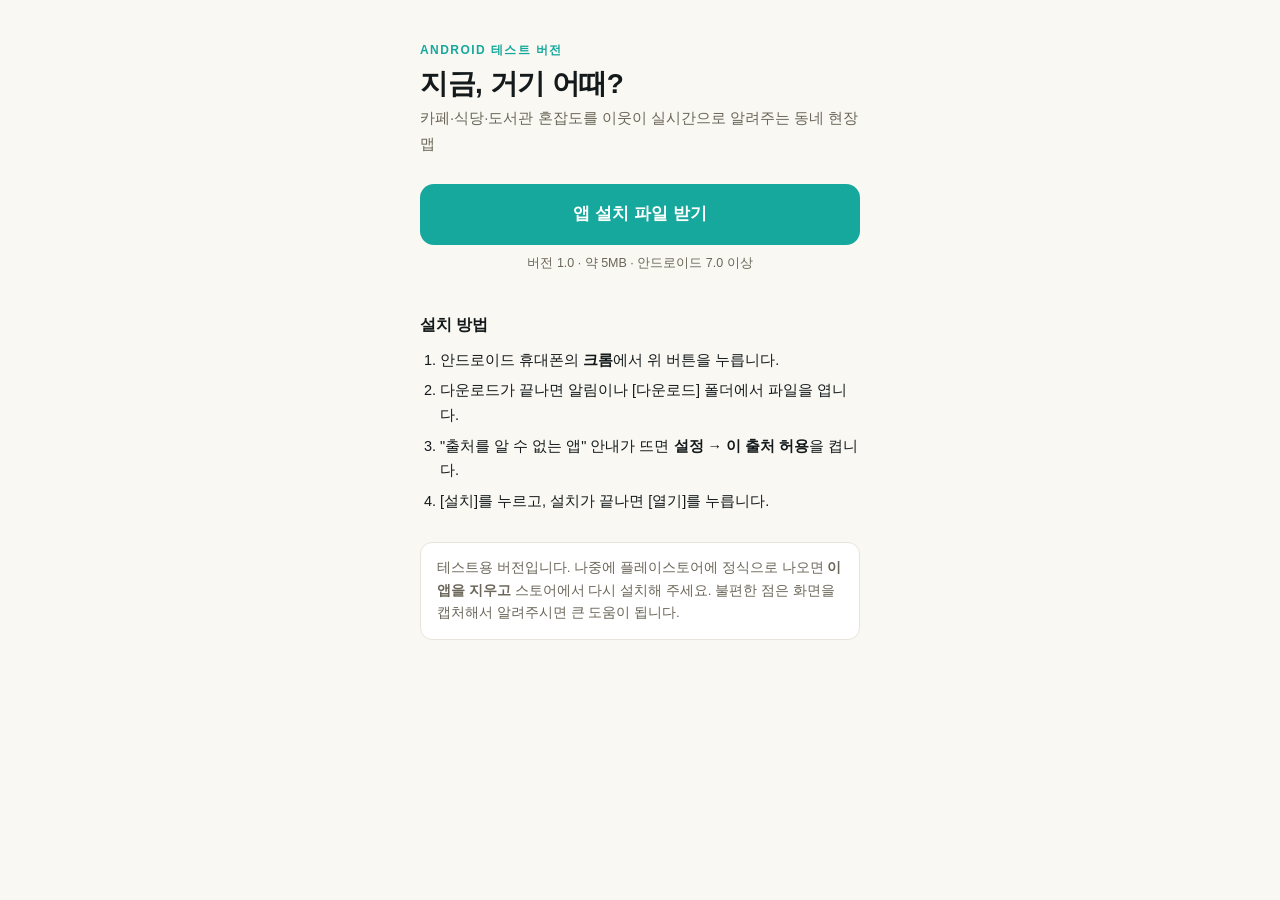
<file: flowmap/test/index.html>
<!doctype html>
<html lang="ko">
<head>
<meta charset="utf-8">
<meta name="viewport" content="width=device-width, initial-scale=1">
<meta name="robots" content="noindex, nofollow">
<meta name="theme-color" content="#16A89C">
<title>지금, 거기 어때? · 테스트 설치</title>
<style>
  :root{--bg:#faf8f3;--ink:#141a1c;--sub:#6b6659;--line:#e9e4d9;--brand:#16A89C}
  *{box-sizing:border-box}
  body{margin:0;background:var(--bg);color:var(--ink);font-family:-apple-system,"Apple SD Gothic Neo","Noto Sans KR",sans-serif;line-height:1.7}
  main{max-width:480px;margin:0 auto;padding:40px 20px 56px}
  .tag{font-size:12px;font-weight:700;letter-spacing:.12em;color:var(--brand)}
  h1{font-size:28px;line-height:1.25;margin:6px 0 4px;letter-spacing:-.5px}
  .lead{color:var(--sub);margin:0 0 28px;font-size:15px}
  .btn{display:block;text-align:center;background:var(--brand);color:#fff;text-decoration:none;font-weight:800;font-size:17px;padding:16px;border-radius:14px}
  .meta{text-align:center;color:var(--sub);font-size:12.5px;margin-top:8px}
  h2{font-size:16px;margin:36px 0 10px}
  ol{padding-left:20px;margin:0;font-size:14.5px}
  li{margin-bottom:6px}
  .note{margin-top:28px;padding:14px 16px;border:1px solid var(--line);border-radius:12px;background:#fff;font-size:13.5px;color:var(--sub)}
</style>
</head>
<body>
<main>
  <div class="tag">ANDROID 테스트 버전</div>
  <h1>지금, 거기 어때?</h1>
  <p class="lead">카페·식당·도서관 혼잡도를 이웃이 실시간으로 알려주는 동네 현장 맵</p>

  <a class="btn" href="geogi-eottae-test.apk" download>앱 설치 파일 받기</a>
  <p class="meta">버전 1.0 · 약 5MB · 안드로이드 7.0 이상</p>

  <h2>설치 방법</h2>
  <ol>
    <li>안드로이드 휴대폰의 <b>크롬</b>에서 위 버튼을 누릅니다.</li>
    <li>다운로드가 끝나면 알림이나 [다운로드] 폴더에서 파일을 엽니다.</li>
    <li>"출처를 알 수 없는 앱" 안내가 뜨면 <b>설정 → 이 출처 허용</b>을 켭니다.</li>
    <li>[설치]를 누르고, 설치가 끝나면 [열기]를 누릅니다.</li>
  </ol>

  <div class="note">
    테스트용 버전입니다. 나중에 플레이스토어에 정식으로 나오면 <b>이 앱을 지우고</b> 스토어에서 다시 설치해 주세요.
    불편한 점은 화면을 캡처해서 알려주시면 큰 도움이 됩니다.
  </div>
</main>
</body>
</html>
</file>
